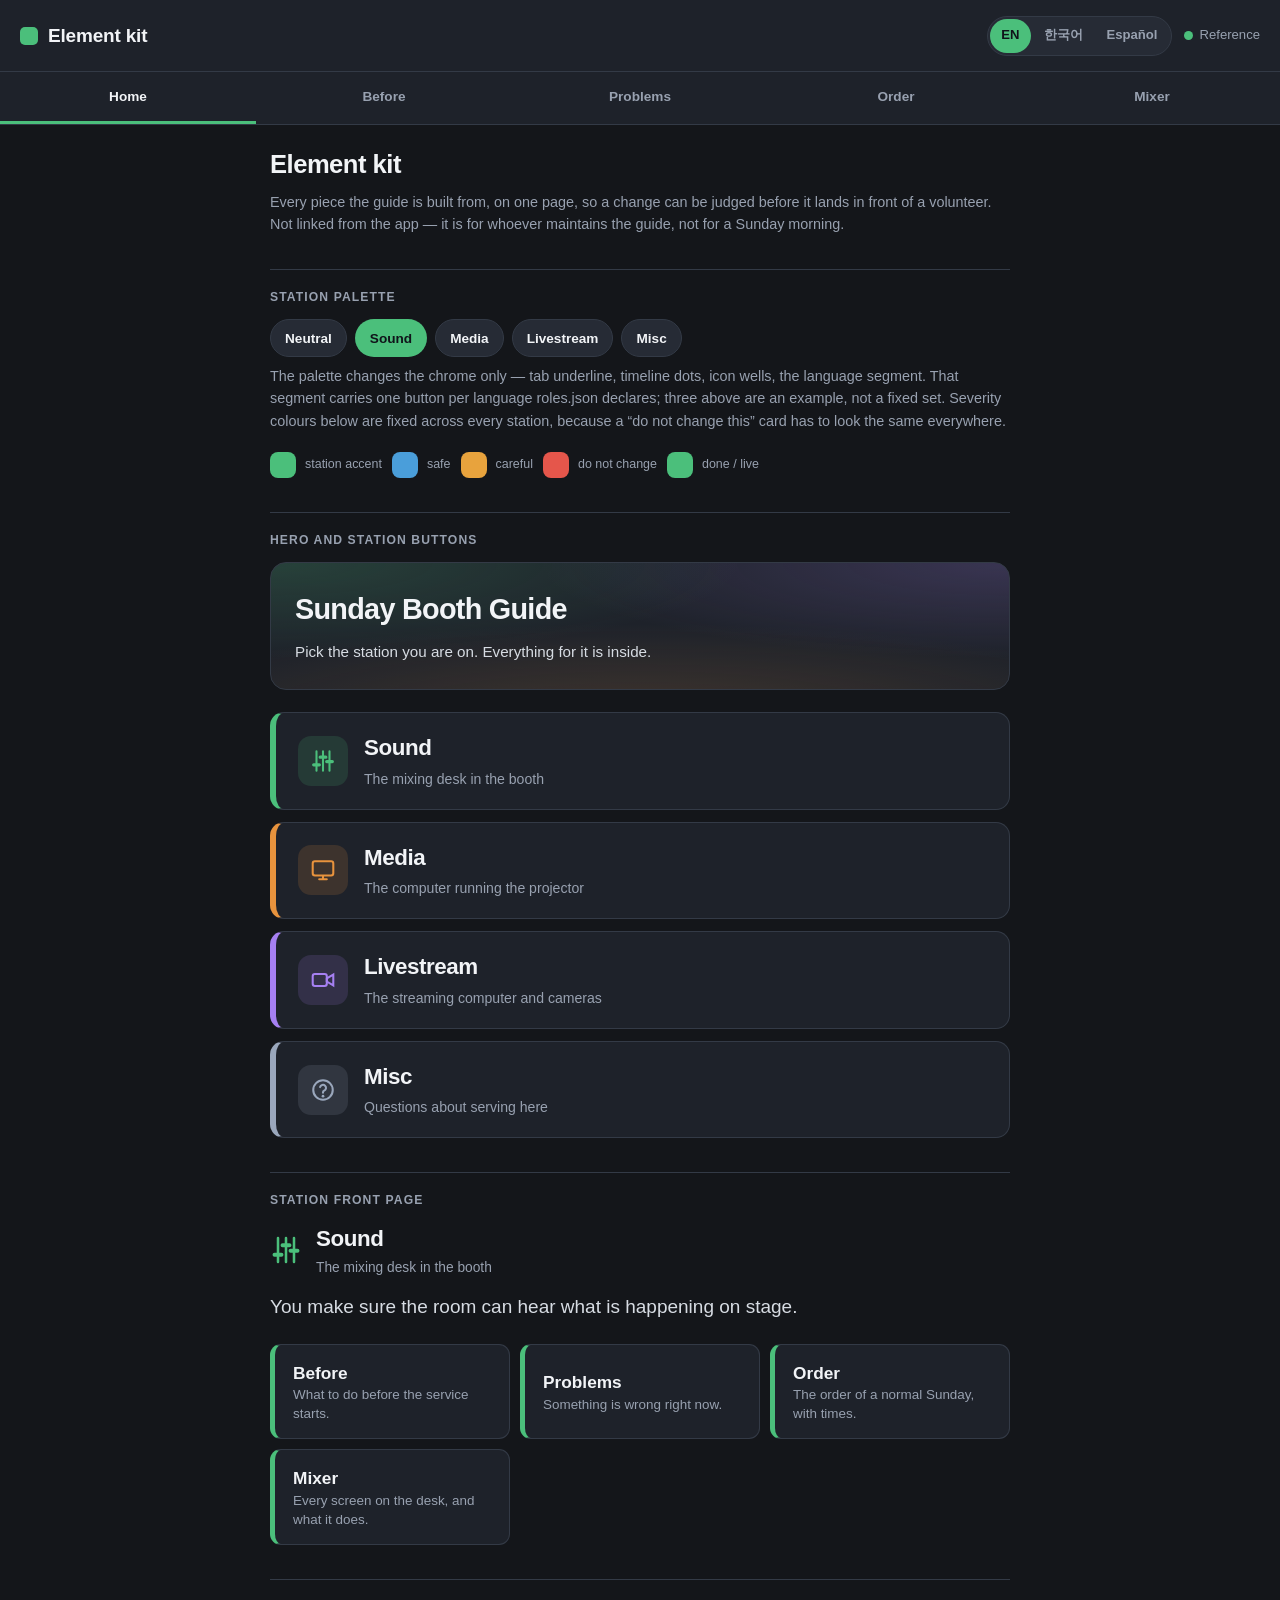
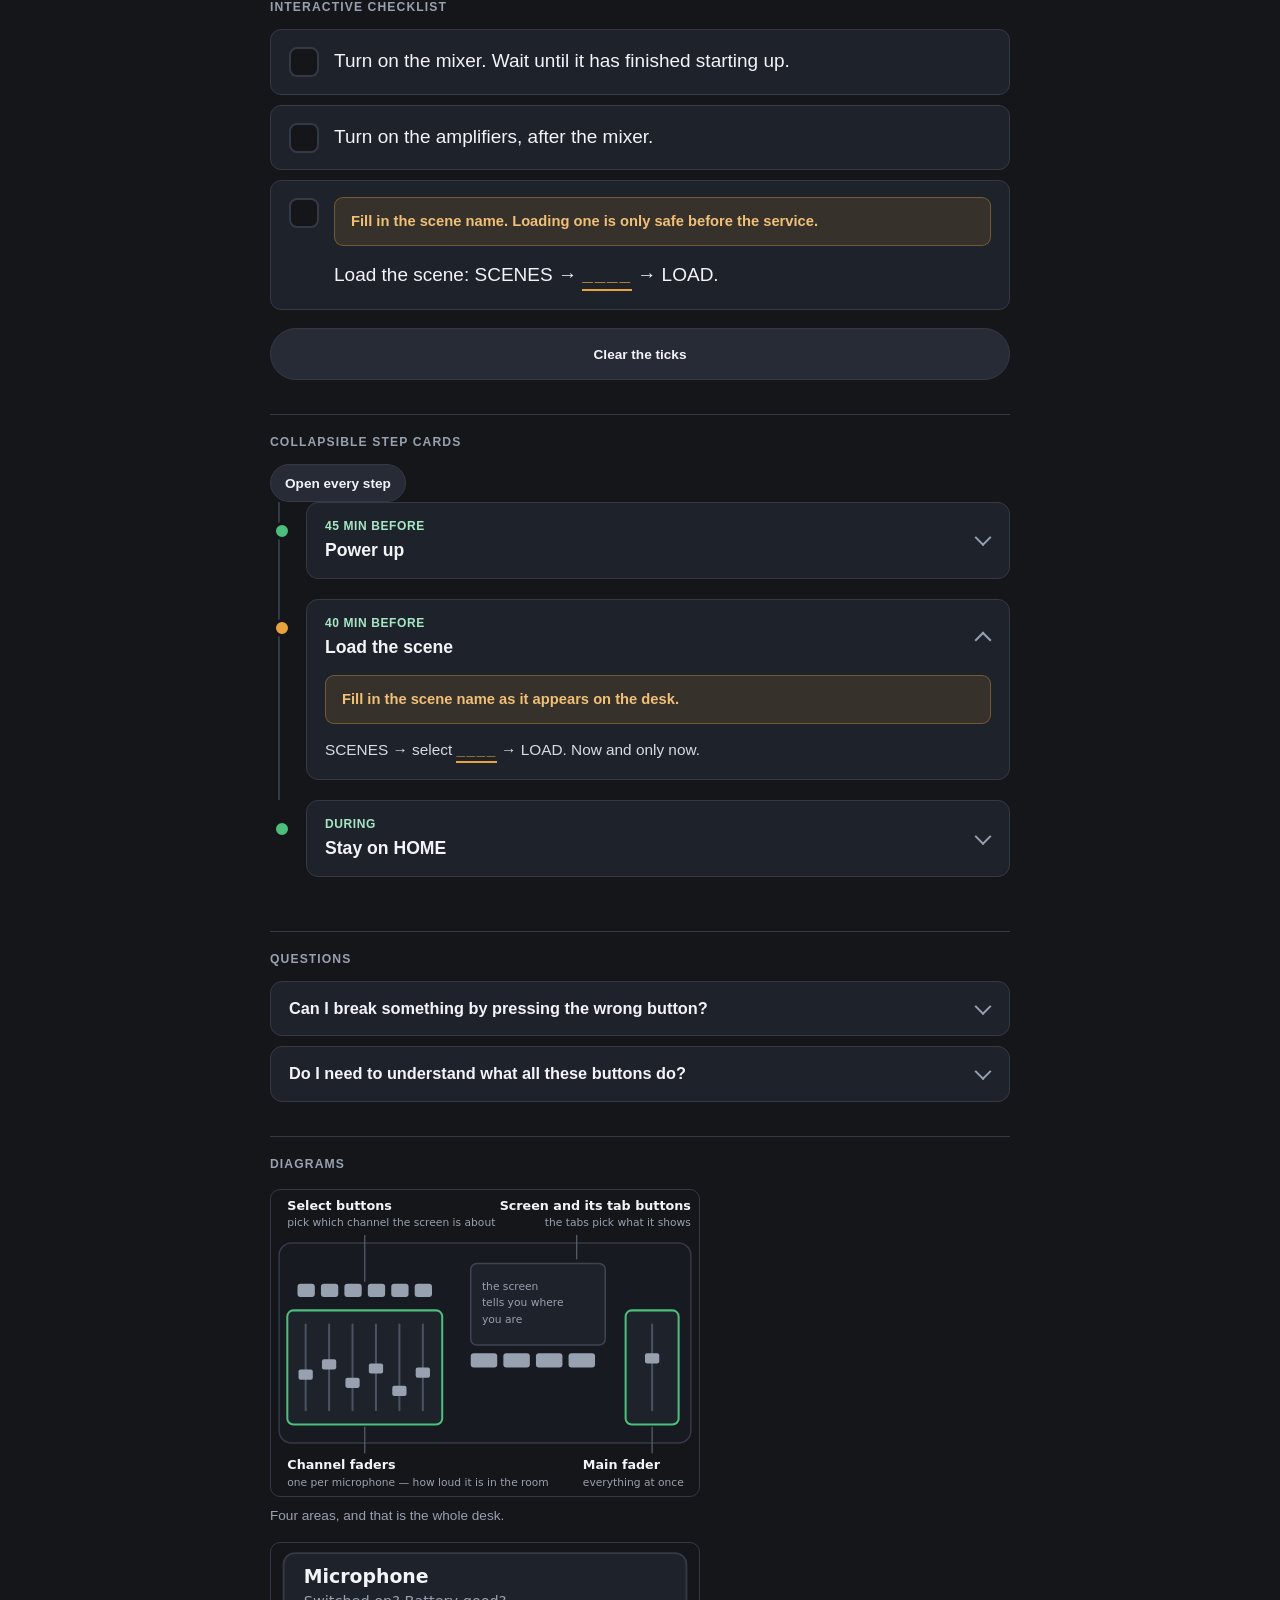
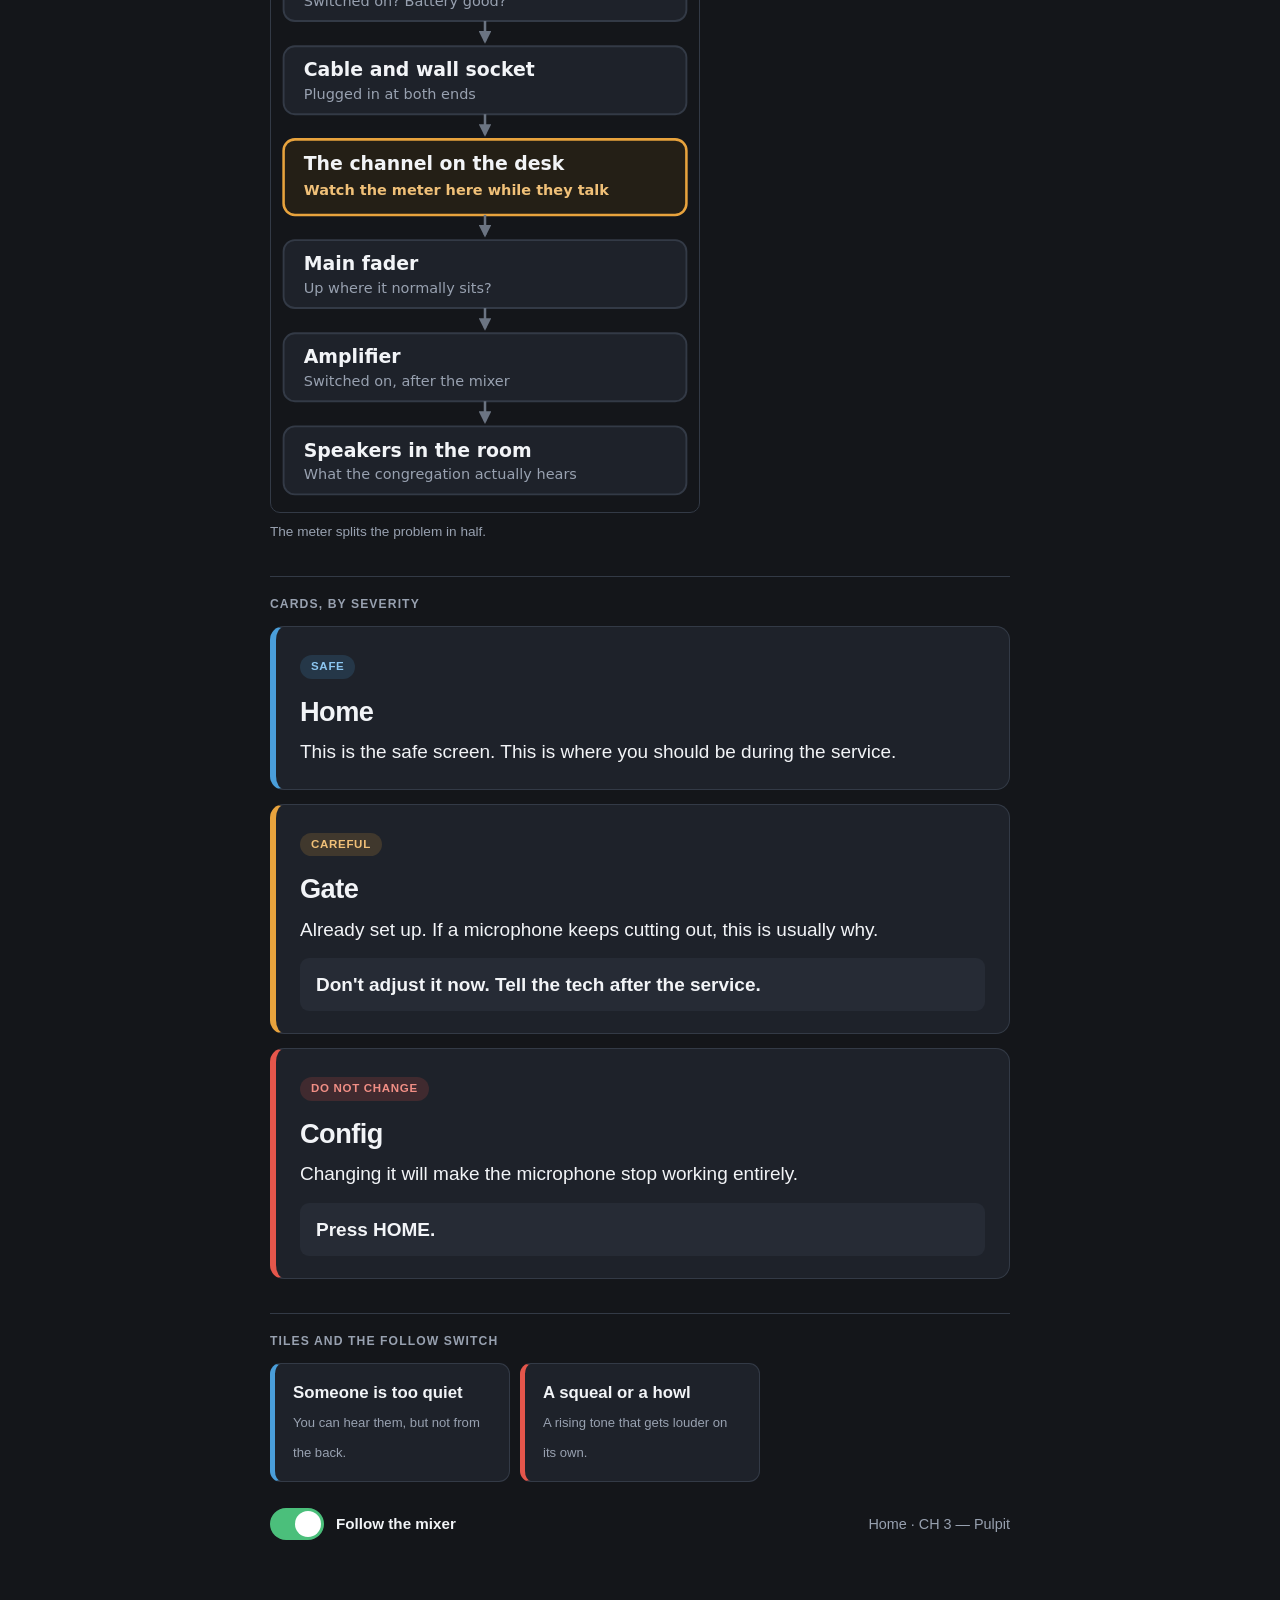
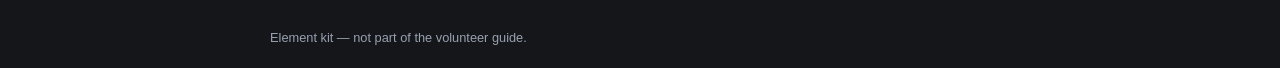
<file: docs/kit.html>
<!doctype html>
<html lang="en" data-theme="green">
<head>
<meta charset="utf-8">
<meta name="viewport" content="width=device-width, initial-scale=1, viewport-fit=cover">
<meta name="theme-color" content="#14161a">
<title>MixerM8 — element kit</title>
<link rel="stylesheet" href="styles.css">
<style>
  /* Kit-only furniture. Nothing here is used by the guide itself. */
  .kit-head { margin: 0 0 6px; font-size: 1.6rem; letter-spacing: -.02em; }
  .kit-note { color: var(--muted); font-size: .9rem; margin: 0 0 20px; }
  .kit-sec { margin: 34px 0 12px; padding-top: 18px; border-top: 1px solid var(--line);
             font-size: .76rem; font-weight: 700; letter-spacing: .09em;
             text-transform: uppercase; color: var(--muted); }
  .themebar { display: flex; flex-wrap: wrap; gap: 8px; margin-bottom: 8px; }
  .themebar .chip[aria-pressed="true"] { background: var(--accent); color: #10141a; border-color: transparent; }
  .swatches { display: flex; flex-wrap: wrap; gap: 10px; }
  .sw { display: flex; align-items: center; gap: 9px; font-size: .78rem; color: var(--muted); }
  .sw i { width: 26px; height: 26px; border-radius: 8px; display: block; }
</style>
</head>
<body>

<header class="bar">
  <div class="brand">
    <span class="mark" aria-hidden="true"></span>
    <span>Element kit</span>
  </div>
  <div class="bar-right">
    <div class="langs" role="group" aria-label="Language">
      <button class="seg" type="button" aria-pressed="true">EN</button>
      <button class="seg" type="button" lang="ko" aria-pressed="false">한국어</button>
      <button class="seg" type="button" lang="es" aria-pressed="false">Español</button>
    </div>
    <span class="status" data-state="ref"><span class="dot"></span><span>Reference</span></span>
  </div>
</header>

<nav class="tabs" data-count="5" style="grid-template-columns:repeat(5,1fr)">
  <button class="tab" aria-selected="true">Home</button>
  <button class="tab" aria-selected="false">Before</button>
  <button class="tab" aria-selected="false">Problems</button>
  <button class="tab" aria-selected="false">Order</button>
  <button class="tab" aria-selected="false">Mixer</button>
</nav>

<main>
  <h1 class="kit-head">Element kit</h1>
  <p class="kit-note">
    Every piece the guide is built from, on one page, so a change can be judged
    before it lands in front of a volunteer. Not linked from the app —
    it is for whoever maintains the guide, not for a Sunday morning.
  </p>

  <div class="kit-sec">Station palette</div>
  <div class="themebar" id="themebar">
    <button class="chip" type="button" data-t=""       aria-pressed="false">Neutral</button>
    <button class="chip" type="button" data-t="green"  aria-pressed="true">Sound</button>
    <button class="chip" type="button" data-t="amber"  aria-pressed="false">Media</button>
    <button class="chip" type="button" data-t="violet" aria-pressed="false">Livestream</button>
    <button class="chip" type="button" data-t="slate"  aria-pressed="false">Misc</button>
  </div>
  <p class="kit-note">
    The palette changes the chrome only — tab underline, timeline dots, icon
    wells, the language segment. That segment carries one button per language
    roles.json declares; three above are an example, not a fixed set.
    Severity colours below are fixed across every station, because a
    “do not change this” card has to look the same everywhere.
  </p>
  <div class="swatches">
    <span class="sw"><i style="background:var(--accent)"></i>station accent</span>
    <span class="sw"><i style="background:var(--ok)"></i>safe</span>
    <span class="sw"><i style="background:var(--caution)"></i>careful</span>
    <span class="sw"><i style="background:var(--danger)"></i>do not change</span>
    <span class="sw"><i style="background:var(--good)"></i>done / live</span>
  </div>

  <div class="kit-sec">Hero and station buttons</div>
  <div class="hero">
    <div class="hero-text">
      <h1>Sunday Booth Guide</h1>
      <div class="blurb">Pick the station you are on. Everything for it is inside.</div>
    </div>
  </div>
  <div class="pick">
    <a class="station" href="#" data-theme="green">
      <span class="station-icon"><svg class="icon" viewBox="0 0 24 24" fill="none" stroke="currentColor" stroke-width="1.9" stroke-linecap="round"><path d="M6 3v18M12 3v18M18 3v18"/><path d="M3.4 15.5h5.2M9.4 8.5h5.2M15.4 12.5h5.2" stroke-width="3"/></svg></span>
      <span class="station-text"><b>Sound</b><span>The mixing desk in the booth</span></span>
    </a>
    <a class="station" href="#" data-theme="amber">
      <span class="station-icon"><svg class="icon" viewBox="0 0 24 24" fill="none" stroke="currentColor" stroke-width="1.9" stroke-linecap="round"><rect x="2.5" y="4" width="19" height="13" rx="2"/><path d="M8.5 20.5h7M12 17.5v3"/></svg></span>
      <span class="station-text"><b>Media</b><span>The computer running the projector</span></span>
    </a>
    <a class="station" href="#" data-theme="violet">
      <span class="station-icon"><svg class="icon" viewBox="0 0 24 24" fill="none" stroke="currentColor" stroke-width="1.9" stroke-linecap="round"><rect x="2.5" y="6.5" width="13" height="11" rx="2"/><path d="M15.5 10.6l6-3.6v10l-6-3.6z"/></svg></span>
      <span class="station-text"><b>Livestream</b><span>The streaming computer and cameras</span></span>
    </a>
    <a class="station" href="#" data-theme="slate">
      <span class="station-icon"><svg class="icon" viewBox="0 0 24 24" fill="none" stroke="currentColor" stroke-width="1.9" stroke-linecap="round"><circle cx="12" cy="12" r="9"/><path d="M9.3 9.3a2.8 2.8 0 1 1 3.6 3.4c-.6.2-.9.7-.9 1.3v.5"/><path d="M12 17.7h.01" stroke-width="2.5"/></svg></span>
      <span class="station-text"><b>Misc</b><span>Questions about serving here</span></span>
    </a>
  </div>

  <div class="kit-sec">Station front page</div>
  <div class="home-head">
    <svg class="icon" viewBox="0 0 24 24" fill="none" stroke="currentColor" stroke-width="1.9" stroke-linecap="round"><path d="M6 3v18M12 3v18M18 3v18"/><path d="M3.4 15.5h5.2M9.4 8.5h5.2M15.4 12.5h5.2" stroke-width="3"/></svg>
    <div><b>Sound</b><span>The mixing desk in the booth</span></div>
  </div>
  <div class="intro">You make sure the room can hear what is happening on stage.</div>
  <div class="homenav">
    <button class="navcard"><b>Before</b><span>What to do before the service starts.</span></button>
    <button class="navcard"><b>Problems</b><span>Something is wrong right now.</span></button>
    <button class="navcard"><b>Order</b><span>The order of a normal Sunday, with times.</span></button>
    <button class="navcard"><b>Mixer</b><span>Every screen on the desk, and what it does.</span></button>
  </div>

  <div class="kit-sec">Interactive checklist</div>
  <ol class="checklist" id="kit-list">
    <li><label><input type="checkbox"><span class="box"></span><span class="item"><div class="text">Turn on the mixer. Wait until it has finished starting up.</div></span></label></li>
    <li><label><input type="checkbox"><span class="box"></span><span class="item"><div class="text">Turn on the amplifiers, after the mixer.</div></span></label></li>
    <li><label><input type="checkbox"><span class="box"></span><span class="item">
      <div class="todo" role="note">Fill in the scene name. Loading one is only safe before the service.</div>
      <div class="text">Load the scene: SCENES → <span class="blank">____</span> → LOAD.</div>
    </span></label></li>
  </ol>
  <button class="chip wide" id="kit-reset" type="button">Clear the ticks</button>

  <div class="kit-sec">Collapsible step cards</div>
  <button class="chip" id="kit-expand" type="button">Open every step</button>
  <ol class="flow" id="kit-flow">
    <li>
      <details class="step">
        <summary><span class="when">45 min before</span><span class="step-title">Power up</span></summary>
        <div class="step-body"><div class="detail">Turn on the mixer first, then the amplifiers.</div></div>
      </details>
    </li>
    <li class="unfilled">
      <details class="step" open>
        <summary><span class="when">40 min before</span><span class="step-title">Load the scene</span></summary>
        <div class="step-body">
          <div class="todo" role="note">Fill in the scene name as it appears on the desk.</div>
          <div class="detail">SCENES → select <span class="blank">____</span> → LOAD. Now and only now.</div>
        </div>
      </details>
    </li>
    <li>
      <details class="step">
        <summary><span class="when">During</span><span class="step-title">Stay on HOME</span></summary>
        <div class="step-body"><div class="detail">Ride the faders. Do not load a scene now.</div></div>
      </details>
    </li>
  </ol>

  <div class="kit-sec">Questions</div>
  <details class="step qa">
    <summary><span class="step-title">Can I break something by pressing the wrong button?</span></summary>
    <div class="step-body"><div class="answer">Almost certainly not. Nearly everything in the booth can be undone.</div></div>
  </details>
  <details class="step qa">
    <summary><span class="step-title">Do I need to understand what all these buttons do?</span></summary>
    <div class="step-body"><div class="answer">No. Faders, mute, and staying on HOME will get you through a normal Sunday.</div></div>
  </details>

  <div class="kit-sec">Diagrams</div>
  <figure class="diagram">
    <img src="img/x32-layout.svg" alt="A rough map of the mixing desk.">
    <figcaption><div class="cap">Four areas, and that is the whole desk.</div></figcaption>
  </figure>
  <figure class="diagram">
    <img src="img/signal-flow.svg" alt="Microphone to cable to channel to main fader to amplifier to speakers.">
    <figcaption><div class="cap">The meter splits the problem in half.</div></figcaption>
  </figure>

  <div class="kit-sec">Cards, by severity</div>
  <div class="card" data-level="ok">
    <span class="badge">Safe</span><h2>Home</h2>
    <div class="body">This is the safe screen. This is where you should be during the service.</div>
  </div>
  <div class="card" data-level="caution">
    <span class="badge">Careful</span><h2>Gate</h2>
    <div class="body">Already set up. If a microphone keeps cutting out, this is usually why.</div>
    <div class="action">Don't adjust it now. Tell the tech after the service.</div>
  </div>
  <div class="card" data-level="danger">
    <span class="badge">Do not change</span><h2>Config</h2>
    <div class="body">Changing it will make the microphone stop working entirely.</div>
    <div class="action">Press HOME.</div>
  </div>

  <div class="kit-sec">Tiles and the follow switch</div>
  <div class="grid">
    <button class="tile" data-level="ok"><b>Someone is too quiet</b><span>You can hear them, but not from the back.</span></button>
    <button class="tile" data-level="danger"><b>A squeal or a howl</b><span>A rising tone that gets louder on its own.</span></button>
  </div>
  <div class="follow-row" style="margin-top:16px">
    <label class="switch">
      <input type="checkbox" checked>
      <span class="track"><span class="knob"></span></span>
      <span class="switch-label">Follow the mixer</span>
    </label>
    <span class="where">Home · CH 3 — Pulpit</span>
  </div>
</main>

<footer>Element kit — not part of the volunteer guide.</footer>

<script>
  const bar = document.getElementById("themebar");
  bar.onclick = (e) => {
    const btn = e.target.closest(".chip");
    if (!btn) return;
    bar.querySelectorAll(".chip").forEach((c) =>
      c.setAttribute("aria-pressed", String(c === btn)));
    if (btn.dataset.t) document.documentElement.dataset.theme = btn.dataset.t;
    else delete document.documentElement.dataset.theme;
  };

  document.getElementById("kit-reset").onclick = () =>
    document.querySelectorAll("#kit-list input").forEach((i) => {
      i.checked = false;
      i.closest("li").classList.remove("ticked");
    });

  document.querySelectorAll("#kit-list input").forEach((i) => {
    i.onchange = () => i.closest("li").classList.toggle("ticked", i.checked);
  });

  const exp = document.getElementById("kit-expand");
  exp.onclick = () => {
    const open = exp.textContent.trim().startsWith("Open");
    document.querySelectorAll("#kit-flow details").forEach((d) => { d.open = open; });
    exp.textContent = open ? "Close every step" : "Open every step";
  };
</script>
</body>
</html>
</file>
<file: docs/styles.css>
/* Booth tablet: dim room, arm's length, possibly stressed volunteer.
   Big type, high contrast, generous touch targets. Dark only -- a white
   screen in a dark booth is blinding and lights up the operator's face. */

:root {
  --bg: #14161a;
  --panel: #1e222a;
  --panel-2: #262b35;
  --line: #333a46;
  --fg: #f2f4f7;
  --muted: #98a1b0;

  /* Severity. These never change between stations: a "do not change this"
     card has to look identical everywhere, or the colour stops meaning
     anything. Only the chrome below takes the station's own palette. */
  --ok: #4a9eda;
  --caution: #e8a33d;
  --danger: #e5564b;
  --info: #7d8794;
  --good: #4bbf7b;

  --radius: 14px;
  --tap: 52px;
  --barh: 72px;
}

/* ---------- station palettes ----------
   Set on <html> for the station you are in, and on each card in the picker
   so all four are visible at once. Chrome only -- tab underline, timeline
   dots, icon wells, the language segment. Deliberately a bare attribute
   selector rather than :root so a card can carry its own. */
:root         { --accent: #4a9eda; --accent-rgb:  74 158 218; --accent-ink: #9fcbee; }
[data-theme="green"]  { --accent: #4bbf7b; --accent-rgb:  75 191 123; --accent-ink: #a8e6c4; }
[data-theme="amber"]  { --accent: #e8933d; --accent-rgb: 232 147  61; --accent-ink: #f5c48a; }
[data-theme="violet"] { --accent: #a680f2; --accent-rgb: 166 128 242; --accent-ink: #cdb6fb; }
[data-theme="slate"]  { --accent: #9aa7bc; --accent-rgb: 154 167 188; --accent-ink: #c6cfdc; }

* { box-sizing: border-box; -webkit-tap-highlight-color: transparent; }

html { -webkit-text-size-adjust: 100%; }

body {
  margin: 0;
  background: var(--bg);
  color: var(--fg);
  font-family: -apple-system, BlinkMacSystemFont, "Segoe UI", Roboto,
               "Noto Sans KR", "Malgun Gothic", sans-serif;
  font-size: 19px;
  line-height: 1.55;
  padding-bottom: env(safe-area-inset-bottom);
}

/* ---------- top bar ---------- */
.bar {
  display: flex; align-items: center; justify-content: space-between;
  gap: 12px; padding: 14px 20px; min-height: var(--barh);
  background: var(--panel); border-bottom: 1px solid var(--line);
  position: sticky; top: 0; z-index: 10;
}
.brand { display: flex; align-items: center; gap: 10px; font-weight: 650; letter-spacing: -.01em; }
.mark {
  width: 18px; height: 18px; border-radius: 5px; flex: none;
  background: linear-gradient(150deg, var(--accent), var(--good));
}
.bar-right { display: flex; align-items: center; gap: 12px; }

.chip {
  min-width: 52px; min-height: 38px; padding: 0 14px;
  background: var(--panel-2); color: var(--fg);
  border: 1px solid var(--line); border-radius: 999px;
  font: inherit; font-size: .85rem; font-weight: 600; cursor: pointer;
}
.chip:active { background: var(--line); }
.chip[disabled] { opacity: .55; cursor: default; }

/* ---------- language flip ----------
   One segment per language the guide declares, in the same place on every
   view. Cycling through a single button meant a Korean reader tapped twice
   and read English on the way past; here the language you want is always
   one tap. Hidden entirely when only one language is declared. */
.langs {
  display: flex; gap: 2px; padding: 2px; flex: none;
  background: var(--panel-2); border: 1px solid var(--line); border-radius: 999px;
}
.langs[hidden] { display: none; }
.seg {
  min-height: 34px; padding: 0 11px;
  background: none; border: none; border-radius: 999px;
  color: var(--muted); font: inherit; font-size: .82rem; font-weight: 700;
  cursor: pointer; white-space: nowrap;
}
.seg[aria-pressed="true"] { background: var(--accent); color: #10141a; }
.seg:focus-visible { outline: 2px solid var(--accent-ink); outline-offset: 2px; }

.status { display: flex; align-items: center; gap: 7px; font-size: .82rem; color: var(--muted); }
.dot { width: 9px; height: 9px; border-radius: 50%; background: var(--info); flex: none; }
.status[data-state="live"]    .dot { background: var(--good); box-shadow: 0 0 0 3px rgb(75 191 123 / .18); }
.status[data-state="waiting"] .dot { background: var(--caution); }
.status[data-state="offline"] .dot { background: var(--danger); }
.status[data-state="ref"]     .dot { background: var(--accent); }

/* ---------- tabs ---------- */
.tabs {
  display: grid; grid-template-columns: repeat(3, 1fr);
  background: var(--panel); border-bottom: 1px solid var(--line);
  position: sticky; top: var(--barh); z-index: 9;
}
.tab {
  min-height: var(--tap); padding: 0 8px;
  background: none; border: none; border-bottom: 3px solid transparent;
  color: var(--muted); font: inherit; font-size: .95rem; font-weight: 600;
  cursor: pointer;
}
/* display:grid beats the hidden attribute's UA display:none, so misc — which
   has one tab and therefore no choice to offer — needs this to lose its bar. */
.tabs[hidden] { display: none; }
.tab[aria-selected="true"] { color: var(--fg); border-bottom-color: var(--accent); }
.tabs[data-count="5"] .tab { font-size: .85rem; padding: 0 3px; }

main { max-width: 780px; margin: 0 auto; padding: 20px 20px 40px; }
.lede { color: var(--muted); font-size: .95rem; margin: 4px 0 18px; }

/* ---------- hero ---------- */
.hero {
  margin: 0 0 22px; border: 1px solid var(--line);
  border-radius: 16px; overflow: hidden;
  background:
    radial-gradient(110% 130% at 0% 0%,   rgb( 75 191 123 / .20), transparent 58%),
    radial-gradient(110% 130% at 100% 0%, rgb(166 128 242 / .20), transparent 58%),
    radial-gradient(120% 120% at 50% 120%, rgb(232 147  61 / .16), transparent 60%),
    var(--panel);
}
.hero[hidden] { display: none; }
.hero-img { margin: 0; }
.hero-img img {
  display: block; width: 100%; max-width: none;
  height: 168px; object-fit: cover; border-radius: 0;
}
.hero-text { padding: 24px 24px 26px; }
.hero-text h1 { margin: 0 0 4px; font-size: 1.8rem; letter-spacing: -.025em; }
.hero-text .blurb { color: #d7dce3; font-size: .95rem; margin-top: 8px; }

/* ---------- follow switch ---------- */
.follow-row[hidden] { display: none; }
.follow-row {
  display: flex; align-items: center; justify-content: space-between;
  flex-wrap: wrap; gap: 10px; margin-bottom: 18px;
}
.switch { display: flex; align-items: center; gap: 12px; cursor: pointer; min-height: var(--tap); }
.switch input { position: absolute; opacity: 0; width: 0; height: 0; }
.track {
  width: 54px; height: 32px; border-radius: 999px; flex: none;
  background: var(--line); transition: background .15s; position: relative;
}
.knob {
  position: absolute; top: 3px; left: 3px; width: 26px; height: 26px;
  border-radius: 50%; background: #fff; transition: transform .15s;
}
.switch input:checked + .track { background: var(--good); }
.switch input:checked + .track .knob { transform: translateX(22px); }
.switch input:focus-visible + .track { outline: 2px solid var(--accent); outline-offset: 3px; }
.switch-label { font-size: .95rem; font-weight: 600; }
.where { color: var(--muted); font-size: .9rem; font-variant-numeric: tabular-nums; }

/* ---------- cards ---------- */
.card {
  background: var(--panel);
  border: 1px solid var(--line);
  border-left: 6px solid var(--info);
  border-radius: var(--radius);
  padding: 22px 24px; margin-bottom: 14px;
}
.card h2 { font-size: 1.7rem; margin: 0 0 4px; letter-spacing: -.02em; }
/* Where a piece of equipment physically is. Equipment cards only. */
.card .spec { color: var(--muted); font-size: .9rem; margin: 0 0 12px; }
.card .body { margin: 0 0 12px; }
.card .body:last-child { margin-bottom: 0; }

.card[data-level="ok"]      { border-left-color: var(--ok); }
.card[data-level="caution"] { border-left-color: var(--caution); }
.card[data-level="danger"]  { border-left-color: var(--danger); }
.card[data-level="good"]    { border-left-color: var(--good); }

.badge {
  display: inline-block; margin-bottom: 12px; padding: 3px 11px;
  border-radius: 999px; font-size: .72rem; font-weight: 700;
  letter-spacing: .06em; text-transform: uppercase;
}
[data-level="ok"]      .badge { background: rgb(74 158 218 / .17); color: #8cc6f0; }
[data-level="caution"] .badge { background: rgb(232 163 61 / .17); color: #f0c078; }
[data-level="danger"]  .badge { background: rgb(229 86 75 / .17); color: #f08e85; }
[data-level="info"]    .badge { background: rgb(125 135 148 / .17); color: #b3bcc8; }

.action {
  margin-top: 14px; padding: 12px 16px;
  background: var(--panel-2); border-radius: 9px;
  font-weight: 600;
}
code {
  background: var(--bg); padding: 2px 8px; border-radius: 5px;
  font-family: ui-monospace, SFMono-Regular, Menlo, monospace; font-size: .88em;
}

/* ---------- emphasis and links in the wording ----------
   The only formatting a guide file can ask for. No sizes, no colours and
   no fonts: a card's meaning comes from its severity, and wording that
   could restyle itself would be wording that could quietly stop looking
   like a warning. */
.body b, .detail b, .answer b, .text b, .intro b, .symptom b, .steps b, .blurb b { font-weight: 700; }
.body i, .detail i, .answer i, .text i, .intro i, .symptom i, .steps i, .blurb i { font-style: italic; }

/* A link inside the guide, and one that leaves it. Both are 44px tall in
   practice because they sit in body text a finger has to hit -- the
   underline is the target, so it is offset far enough to be visible on a
   glossy screen in a dark booth. */
a.jump, a.out {
  color: var(--accent-ink); cursor: pointer;
  text-decoration: underline; text-underline-offset: 3px;
  text-decoration-thickness: 2px; text-decoration-color: rgb(255 255 255 / .28);
}
a.jump:hover, a.out:hover, a.jump:active { text-decoration-color: currentColor; }
a.jump:focus-visible, a.out:focus-visible {
  outline: 2px solid var(--accent); outline-offset: 3px; border-radius: 3px;
}
/* Leaving the guide is worth saying so, quietly. A volunteer mid-service
   who taps this loses the page they were on. */
a.out::after { content: " \2197"; font-size: .85em; opacity: .7; }

/* ---------- diagrams ----------
   Always optional. A figure whose image fails to load hides itself rather
   than leaving a broken-image icon: the wording beside it already says the
   same thing, and a church's own diagrams live outside the repo. */
.diagram { margin: 16px 0 0; }
.diagram[hidden] { display: none; }
.diagram img {
  display: block; width: 100%; max-width: 430px;
  border: 1px solid var(--line); border-radius: 10px; background: var(--bg);
}
.diagram figcaption { margin-top: 8px; max-width: 520px; color: var(--muted); font-size: .85rem; }

/* ---------- blocks ----------
   An entry's fixed fields come first, then whatever blocks somebody put
   after them. Each type keeps the look it already had elsewhere -- a
   callout is a severity card, collapsible steps are the running order's
   cards, a checklist ticks like the Before tab -- so a page assembled out
   of them looks like the guide rather than like a document. */
.page { max-width: 46rem; }
.page > h2 { font-size: 1.8rem; margin: 0 0 18px; letter-spacing: -.022em; }
.page .body { margin: 0 0 16px; }
.page .card, .page .flow, .page .checklist, .page .diagram { margin-bottom: 22px; }
.page > *:last-child { margin-bottom: 0; }

/* A checklist that is part of a page rather than the whole tab. */
.checklist.blocklist { margin: 0 0 22px; }

/* Video sits in the same frame a diagram does, and is never autoplayed:
   somebody is holding a tablet in a booth with the service about to
   start, so it plays when they ask it to. */
.diagram video {
  display: block; width: 100%; max-width: 560px;
  border: 1px solid var(--line); border-radius: 10px; background: #000;
}

/* ---------- guide index ---------- */
.grid { display: grid; gap: 10px; grid-template-columns: repeat(auto-fill, minmax(230px, 1fr)); }
.tile {
  display: block; width: 100%; text-align: left;
  min-height: var(--tap); padding: 16px 18px;
  background: var(--panel); color: var(--fg);
  border: 1px solid var(--line); border-left: 5px solid var(--info);
  border-radius: 11px; font: inherit; cursor: pointer;
}
.tile:active { background: var(--panel-2); }
.tile[data-level="ok"]      { border-left-color: var(--ok); }
.tile[data-level="caution"] { border-left-color: var(--caution); }
.tile[data-level="danger"]  { border-left-color: var(--danger); }
.tile b { display: block; font-size: 1.05rem; }
.tile span { color: var(--muted); font-size: .82rem; }

.group-head {
  grid-column: 1 / -1; margin: 14px 0 2px;
  font-size: .76rem; font-weight: 700; letter-spacing: .09em;
  text-transform: uppercase; color: var(--muted);
}
.group-head:first-child { margin-top: 0; }

/* ---------- collapsible step cards ----------
   Used by the running order and by the questions. Native <details>, so it
   works with a keyboard and needs no script. */
.step {
  background: var(--panel); border: 1px solid var(--line);
  border-radius: 12px; margin-bottom: 10px;
}
.step > summary {
  display: flex; flex-direction: column; justify-content: center; gap: 1px;
  position: relative; list-style: none; cursor: pointer;
  min-height: var(--tap); padding: 14px 48px 14px 18px;
}
.step > summary::-webkit-details-marker { display: none; }
.step > summary::after {
  content: ""; position: absolute; right: 20px; top: 50%;
  width: 10px; height: 10px;
  border-right: 2px solid var(--muted); border-bottom: 2px solid var(--muted);
  transform: translateY(-70%) rotate(45deg); transition: transform .15s;
}
.step[open] > summary::after { transform: translateY(-25%) rotate(-135deg); }
.step > summary:focus-visible { outline: 2px solid var(--accent); outline-offset: -2px; border-radius: 12px; }
.step-title { font-size: 1.1rem; font-weight: 650; }
.step-body { padding: 0 18px 16px; }
.step-body .detail, .step-body .answer { color: #d7dce3; font-size: .96rem; margin-bottom: 6px; }
.step-body .detail:last-child, .step-body .answer:last-child { margin-bottom: 0; }
.qa .step-title { font-size: 1.02rem; }
#expand { margin-bottom: 14px; }

/* ---------- service flow ---------- */
.flow { list-style: none; margin: 0; padding: 0; }
.flow li {
  position: relative; padding: 0 0 10px 26px;
  border-left: 2px solid var(--line); margin-left: 8px;
}
.flow li:last-child { border-left-color: transparent; }
.flow li::before {
  content: ""; position: absolute; left: -7px; top: 20px;
  width: 12px; height: 12px; border-radius: 50%;
  background: var(--accent); border: 3px solid var(--bg);
}
.when {
  color: var(--accent-ink); font-size: .75rem; font-weight: 700;
  letter-spacing: .05em; text-transform: uppercase;
}

/* ---------- unfilled content ----------
   A blank is a first-class display case, not an error. The owner of the
   guide has not told us this church's scene name / channel layout / contact
   yet, and showing a gap is safer than showing a plausible guess. */
.blank {
  display: inline-block; min-width: 4.5ch;
  color: var(--caution); font-weight: 700;
  border-bottom: 2px solid var(--caution);
  letter-spacing: .1em; text-decoration: none;
}
.todo {
  margin: 0 0 14px; padding: 12px 16px;
  background: rgb(232 163 61 / .12);
  border: 1px solid rgb(232 163 61 / .35);
  border-radius: 9px;
  color: #f0c078; font-size: .92rem; font-weight: 600;
}
.flow li.unfilled::before { background: var(--caution); }

/* ---------- station picker ---------- */
.homebtn {
  min-width: 44px; min-height: 44px; margin-right: 2px;
  background: none; border: none; color: var(--fg);
  font: inherit; font-size: 1.5rem; line-height: 1; cursor: pointer;
}
.homebtn[hidden] { display: none; }

.pick { display: grid; gap: 12px; }
.station {
  display: flex; align-items: center; gap: 16px;
  padding: 18px 22px; min-height: 88px;
  background: var(--panel); color: var(--fg); text-decoration: none;
  border: 1px solid var(--line); border-left: 6px solid var(--accent);
  border-radius: var(--radius);
}
.station:active { background: var(--panel-2); }
.station-icon {
  display: grid; place-items: center; flex: none;
  width: 50px; height: 50px; border-radius: 13px;
  background: rgb(var(--accent-rgb) / .15); color: var(--accent);
}
/* Scoped to .station-text, not .station: .station-icon is a span too, and a
   bare `.station span` rule would repaint the glyph muted grey. */
.station-text { min-width: 0; }
.station-text b { display: block; font-size: 1.4rem; letter-spacing: -.02em; }
.station-text span { display: block; color: var(--muted); font-size: .88rem; margin-top: 3px; }
.icon { width: 26px; height: 26px; }

/* ---------- a station's front page ---------- */
.home-head { display: flex; align-items: center; gap: 14px; margin-bottom: 14px; color: var(--accent); }
.home-head .icon { width: 32px; height: 32px; flex: none; }
.home-head b { display: block; color: var(--fg); font-size: 1.4rem; letter-spacing: -.02em; }
.home-head span { display: block; color: var(--muted); font-size: .86rem; }
.intro { color: #d7dce3; margin-bottom: 6px; }

.homenav {
  display: grid; gap: 10px; margin: 22px 0 8px;
  grid-template-columns: repeat(auto-fill, minmax(230px, 1fr));
}
.navcard {
  text-align: left; min-height: var(--tap); padding: 15px 18px;
  background: var(--panel); color: var(--fg);
  border: 1px solid var(--line); border-left: 5px solid var(--accent);
  border-radius: 11px; font: inherit; cursor: pointer;
}
.navcard:active { background: var(--panel-2); }
.navcard b { display: block; font-size: 1.08rem; }
.navcard span { display: block; color: var(--muted); font-size: .84rem; line-height: 1.38; }
.section { font-size: 1.15rem; margin: 28px 0 12px; letter-spacing: -.01em; }

/* ---------- checklist ---------- */
.checklist { list-style: none; margin: 0 0 18px; padding: 0; counter-reset: step; }
.checklist li {
  background: var(--panel); border: 1px solid var(--line);
  border-radius: 11px; margin-bottom: 10px;
}
.checklist li.ticked { background: transparent; border-color: transparent; }
.checklist li.ticked .text { color: var(--muted); text-decoration: line-through; }
.checklist label {
  display: flex; align-items: flex-start; gap: 15px;
  padding: 16px 18px; min-height: var(--tap); cursor: pointer;
}
.checklist input { position: absolute; opacity: 0; width: 0; height: 0; }
.box {
  flex: none; width: 30px; height: 30px; margin-top: 1px;
  border: 2px solid var(--line); border-radius: 8px; background: var(--bg);
}
.checklist input:checked + .box {
  background: var(--good); border-color: var(--good);
}
.checklist input:checked + .box::after {
  content: "✓"; display: block; color: #0c1a12;
  font-size: 20px; font-weight: 800; line-height: 26px; text-align: center;
}
.checklist input:focus-visible + .box { outline: 2px solid var(--accent); outline-offset: 3px; }
.item { flex: 1; }
.item .text { margin-bottom: 2px; }
.chip.wide { display: block; width: 100%; min-height: var(--tap); }
/* The Connect button is the one thing a volunteer walking into a cold
   booth has to find, so it is a full-width tap target rather than a
   chip tucked under a card. */
#connect { margin-top: 14px; font-size: 1rem; }

/* ---------- problem pages ---------- */
.symptom { color: var(--muted); margin-bottom: 14px; }
.steps { margin: 4px 0 0; padding-left: 0; list-style: none; counter-reset: s; }
.steps li {
  position: relative; counter-increment: s;
  padding: 0 0 16px 44px; min-height: 34px;
}
.steps li:last-child { padding-bottom: 0; }
.steps li::before {
  content: counter(s); position: absolute; left: 0; top: 0;
  width: 30px; height: 30px; border-radius: 50%;
  background: var(--panel-2); border: 1px solid var(--line);
  color: var(--fg); font-size: .95rem; font-weight: 700;
  line-height: 29px; text-align: center;
}
#problem-detail .chip { margin-bottom: 14px; }
#equipment-detail .chip { margin-bottom: 14px; }

footer {
  max-width: 780px; margin: 0 auto; padding: 20px;
  color: var(--muted); font-size: .8rem;
}

@media (max-width: 560px) {
  /* The dot still carries the state; the word is the first thing to go. */
  #status-text { display: none; }
}

@media (max-width: 480px) {
  /* Five tabs on a phone, and "Equipment" is the longest label there is.
     At the shared 5-tab size it clears the edge by a pixel on this machine
     and would not on the booth's, where Segoe UI is wider. */
  .tabs[data-count="5"] .tab { font-size: .74rem; letter-spacing: -.01em; }
  body { font-size: 18px; }
  main { padding: 16px 14px 32px; }
  .card { padding: 18px; }
  .hero-text { padding: 20px; }
  .hero-text h1 { font-size: 1.55rem; }
  .station { padding: 16px; gap: 13px; }
}
</file>
